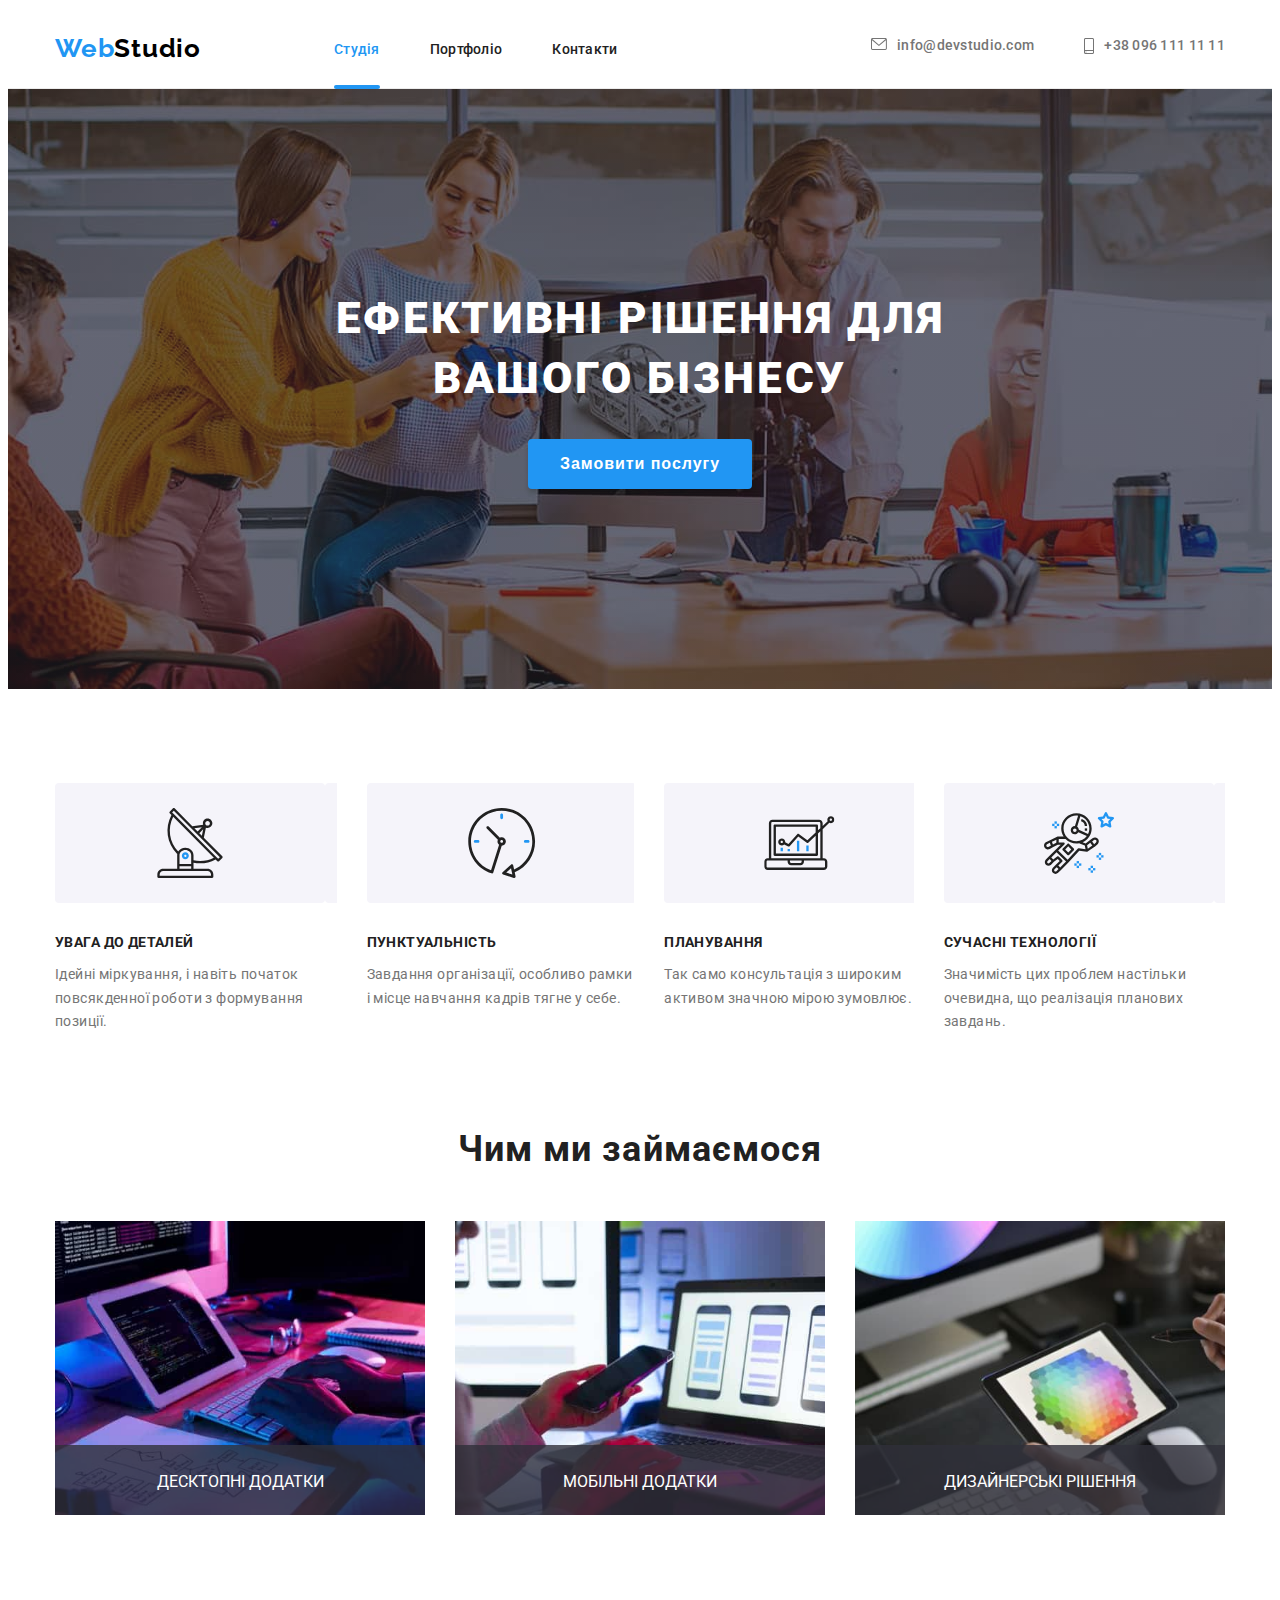
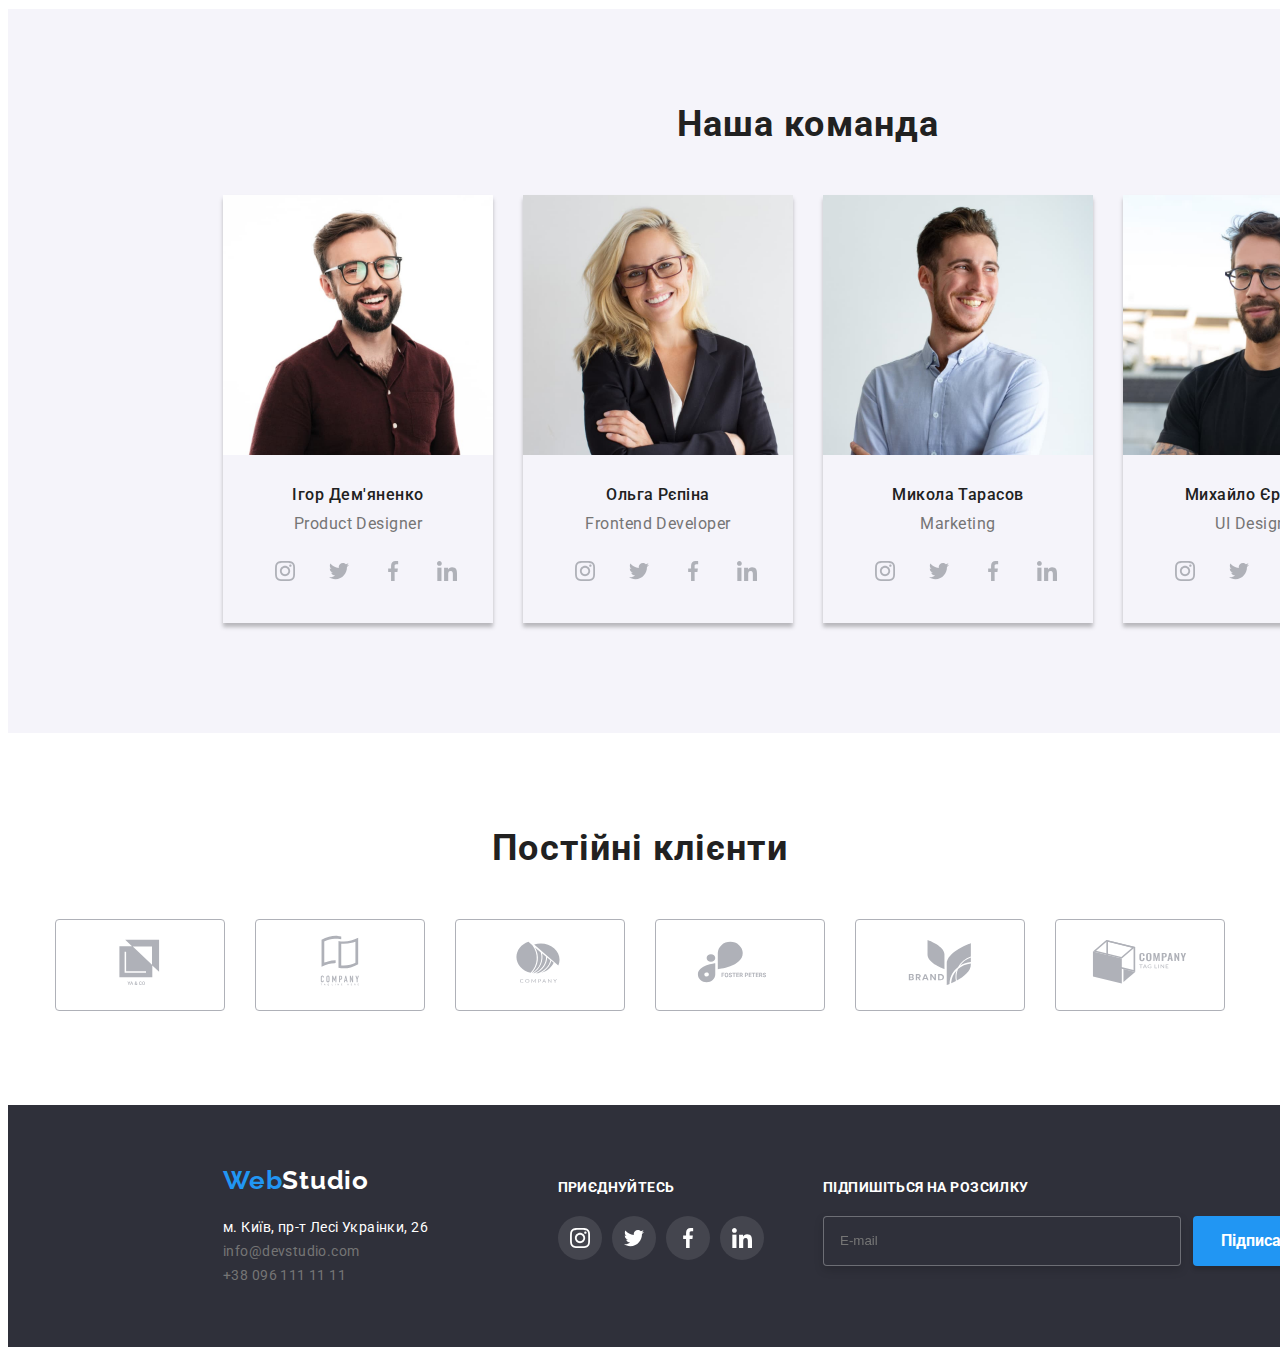
<file: index.html>
<!DOCTYPE html>
<html lang="UK">
  <head>
    <meta charset="UTF-8" />
    <meta http-equiv="X-UA-Compatible" content="IE=edge" />
    <meta name="viewport" content="width=device-width, initial-scale=1.0" />
    <title>Wed Studio</title>
    <link rel="preconnect" href="https://fonts.googleapis.com" />
    <link rel="preconnect" href="https://fonts.gstatic.com" crossorigin />
    <link
      href="https://fonts.googleapis.com/css2?family=Raleway:wght@700&family=Roboto:wght@400;500;700;900&display=swap"
      rel="stylesheet"/>
        <link rel="stylesheet" href="https://cdnjs.cloudflare.com/ajax/libs/modern-normalize/1.1.0/modern-normalize.min.css"
          integrity="sha512-wpPYUAdjBVSE4KJnH1VR1HeZfpl1ub8YT/NKx4PuQ5NmX2tKuGu6U/JRp5y+Y8XG2tV+wKQpNHVUX03MfMFn9Q=="
          crossorigin="anonymous" referrerpolicy="no-referrer" />
    <link rel="stylesheet" href="./css/styles.css" />
  </head>
  <body>
    <!-- Шапка сайту -->
    <header>
<div class="header-section container">
  <nav class="nav-menu">
  <a href="./index.html" class="logo-header"><span>Web</span>Studio</a>
  <ul class="nav-list">
    <li><a href="./index.html" class="studio current">Студія</a></li>
    <li><a href="./portfolio.html" class="portfolio">Портфоліо</a></li>
    <li><a href="/" class="contacts">Контакти</a></li>
  </ul>
</nav>
<ul class="header-address">
  <li><a href="mailto:info@devstudio.com" class="mail"><div class="icon-mail"><svg><use href="./imges/sprite.svg#envelope"></use></svg></div>info@devstudio.com</a></li>
  <li><a href="telto:+380961111111" class="tel"><div class="icon-tel"><svg>
      <use href="./imges/sprite.svg#smartphone"></use>
    </svg></div>+38 096 111 11 11</a></li>
</ul>
</div>
    </header>
    <main>
      <!-- Герой -->
      <section class="hero">
        <h1 class="hero-heading">Ефективні рішення для вашого бізнесу</h1>
        <button type="button" class="hero-btn" data-modal-open>Замовити послугу</button>
      </section>
      <!-- Особливості -->
      <section class="features container">
        <ul class="features-list">
          <li class="attantion icons-features">
            <h3>УВАГА ДО ДЕТАЛЕЙ</h3>
            <p>
              Ідейні міркування, і навіть початок повсякденної роботи з
              формування позиції.
            </p>
          </li>
          <li class="punctuality icons-features">
            <h3>ПУНКТУАЛЬНІСТЬ</h3>
            <p>
              Завдання організації, особливо рамки і місце навчання кадрів тягне
              у себе.
            </p>
          </li>
          <li class="planning icons-features">
            <h3>ПЛАНУВАННЯ</h3>
            <p>
              Так само консультація з широким активом значною мірою зумовлює.
            </p>
          </li>
          <li class="technologies icons-features">
            <h3>СУЧАСНІ ТЕХНОЛОГІЇ</h3>
            <p>
              Значимість цих проблем настільки очевидна, що реалізація планових
              завдань.
            </p>
          </li>
        </ul>
      </section>
      <!-- Чим ми займаємося -->
      <section class="working container">
        <h2>Чим ми займаємося</h2>
        <ul class="working-list">
          <li class="working-thumb">
              <img src="./imges/working_prosses1.jpg" 
              width="370" 
              alt="Зображення з роботаю на клавіатурі" />
              <p class="working-description">Десктопні додатки</p>
          </li>
          <li class="working-thumb">
            <img
              src="./imges/working_prosses2.jpg"
              width="370"
              alt="Зображення з телефоном"
            />
            <p class="working-description">Мобільні додатки</p>
          </li>
          <li class="working-thumb">
            <img
              src="./imges/working_prosses3.jpg"
              width="370"
              alt="Злюраження з планшетом"
            />
            <p class="working-description">Дизайнерські рішення</p>
          </li>
        </ul>
      </section>
      <!-- Наша команда -->
      <section class="team">
        <h2>Наша команда</h2>
        <ul class="team-list container">
          <li>
           <div class="team-thumb">
              <img src="./imges/igor_demyanenko.jpg" height="260" alt="Фото Ігор Дем'яненко" />
           </div>
            <h3>Ігор Дем'яненко</h3>
            <p>Product Designer</p>
            <ul class="massengers">
              <li>
                <a href="/" class="massenger-link" aria-label="Інстаграм">
                 <svg class="icon-instagram">
                   <use xlink:href="./imges/sprite.svg#instagram" width="20" height="20"></use>
                 </svg>
                </a>
              </li>
              <li>
                <a href="/" class="massenger-link" aria-label="Твітер">
                 <svg class="icon-twitter">
                   <use xlink:href="./imges/sprite.svg#twitter" width="20" height="20"></use>
                 </svg>
                </a>
              </li>
              <li>
                 <a href="/" class="massenger-link" aria-label="Фейсбук">
                 <svg class="icon-facebook">
                    <use href="./imges/sprite.svg#facebook" width="20" height="20"></use>
                 </svg>
                 </a>
              </li>
              <li>
                <a href="/" class="massenger-link" aria-label="Лінкедін">
                  <svg class="icon-linkedin">
                    <use xlink:href="./imges/sprite.svg#linkedin" width="20" height="20"></use>
                  </svg>
                </a>
              </li>
            </ul>
          </li>
          <li>
            <div class="team-thumb">
            <img
              src="./imges/olha_repina.jpg"
              width="270"
              alt="Фото Ольга Рєпіна"
            />
            </div>
            <h3>Ольга Рєпіна</h3>
            <p>Frontend Developer</p>
            <ul class="massengers">
              <li>
                <a href="/" class="massenger-link" aria-label="Інстаграм">
                  <svg class="icon-instagram">
                    <use xlink:href="./imges/sprite.svg#instagram" width="20" height="20"></use>
                  </svg>
                </a>
              </li>
              <li>
                <a href="/" class="massenger-link" aria-label="Твітер">
                  <svg class="icon-twitter">
                    <use xlink:href="./imges/sprite.svg#twitter" width="20" height="20"></use>
                  </svg>
                </a>
              </li>
              <li>
                <a href="/" class="massenger-link" aria-label="Фейсбук">
                  <svg class="icon-facebook">
                    <use href="./imges/sprite.svg#facebook" width="20" height="20"></use>
                  </svg>
                </a>
              </li>
              <li>
                <a href="/" class="massenger-link" aria-label="Лінкедін">
                  <svg class="icon-linkedin">
                    <use xlink:href="./imges/sprite.svg#linkedin" width="20" height="20"></use>
                  </svg>
                </a>
              </li>
            </ul>
          </li>
          <li>
            <div class="team-thumb">
            <img
              src="./imges/mykola_tarasov.jpg"
              width="270"
              alt="Фото Микола Тарасов"
            />
            </div>
            <h3>Микола Тарасов</h3>
            <p>Marketing</p>
            <ul class="massengers">
              <li>
                <a href="/" class="massenger-link" aria-label="Інстаграм">
                  <svg class="icon-instagram">
                    <use xlink:href="./imges/sprite.svg#instagram" width="20" height="20"></use>
                  </svg>
                </a>
              </li>
              <li>
                <a href="/" class="massenger-link" aria-label="Твітер">
                  <svg class="icon-twitter">
                    <use xlink:href="./imges/sprite.svg#twitter" width="20" height="20"></use>
                  </svg>
                </a>
              </li>
              <li>
                <a href="/" class="massenger-link" aria-label="Фейсбук">
                  <svg class="icon-facebook">
                    <use href="./imges/sprite.svg#facebook" width="20" height="20"></use>
                  </svg>
                </a>
              </li>
              <li>
                <a href="/" class="massenger-link" aria-label="Лінкедін">
                  <svg class="icon-linkedin">
                    <use xlink:href="./imges/sprite.svg#linkedin" width="20" height="20"></use>
                  </svg>
                </a>
              </li>
            </ul>
          </li>
          <li>
            <div class="team-thumb">
            <img
              src="./imges/mykhaylo_yermakov.jpg"
              width="270"
              alt="Фото Михайло Єрмаков"
            />
            </div>
            <h3>Михайло Єрмаков</h3>
            <p>UI Designer</p>
            <ul class="massengers">
              <li>
                <a href="/" class="massenger-link" aria-label="Інстаграм">
                  <svg class="icon-instagram">
                    <use xlink:href="./imges/sprite.svg#instagram" width="20" height="20"></use>
                  </svg>
                </a>
              </li>
              <li>
                <a href="/" class="massenger-link" aria-label="Твітер">
                  <svg class="icon-twitter">
                    <use xlink:href="./imges/sprite.svg#twitter" width="20" height="20"></use>
                  </svg>
                </a>
              </li>
              <li>
                <a href="/" class="massenger-link" aria-label="Фейсбук">
                  <svg class="icon-facebook">
                    <use href="./imges/sprite.svg#facebook" width="20" height="20"></use>
                  </svg>
                </a>
              </li>
              <li>
                <a href="/" class="massenger-link" aria-label="Лінкедін">
                  <svg class="icon-linkedin">
                    <use xlink:href="./imges/sprite.svg#linkedin" width="20" height="20"></use>
                  </svg>
                </a>
              </li>
            </ul>
          </li>
        </ul>
      </section>

      <!-- Постійні клієнти -->

<section class="clients container">
  <h2>Постійні клієнти</h2>
  <ul class="clients-list">
    <li><a href="/"><svg><use href="./imges/sprite.svg#Logo1" ></use></svg></a></li>
    <li><a href="/"><svg><use href="./imges/sprite.svg#Logo2"></use></svg></a></li>
    <li><a href="/"><svg><use href="./imges/sprite.svg#Logo3"></use></svg></a></li>
    <li><a href="/"><svg><use href="./imges/sprite.svg#Logo4"></use></svg></a></li>
    <li><a href="/"><svg><use href="./imges/sprite.svg#Logo5"></use></svg></a></li>
    <li><a href="/"><svg><use href="./imges/sprite.svg#Logo6"></use></svg></a></li>
  </ul>
</section>

    </main>

    <!-- Підвал -->
    <footer>
      <div class="footer-section container">
      <div>
      <a href="/" class="logo-footer"><span>Web</span>Studio</a>
      <address class="footer-address">
        <ul class="footer-address-list">
          <li>
            <a
              href="https://goo.gl/maps/CPtrU1FHBa2aNyZL9"
              target="_blank"
              rel="noopener noreferrer nofollow"
              >м. Київ, пр-т Лесі Украінки, 26</a>
          </li>
          <li>
            <a href="mailto:info@devstudio.com" class="mail"
              >info@devstudio.com</a>
          </li>
          <li>
            <a href="telto:+380961111111" class="tel">+38 096 111 11 11</a>
          </li>
        </ul>
      </address>
      </div>
      <div class="invitation">
        <h3>Приєднуйтесь</h3>
        <ul class="massengers">
          <li>
            <a href="/" class="massenger-link" aria-label="Інстаграм">
              <svg class="icon-instagram">
                <use xlink:href="./imges/sprite.svg#instagram" width="20" height="20"></use>
              </svg>
            </a>
          </li>
          <li>
            <a href="/" class="massenger-link" aria-label="Твітер">
              <svg class="icon-twitter">
                <use xlink:href="./imges/sprite.svg#twitter" width="20" height="20"></use>
              </svg>
            </a>
          </li>
          <li>
            <a href="/" class="massenger-link" aria-label="Фейсбук">
              <svg class="icon-facebook">
                <use href="./imges/sprite.svg#facebook" width="20" height="20"></use>
              </svg>
            </a>
          </li>
          <li>
            <a href="/" class="massenger-link" aria-label="Лінкедін">
              <svg class="icon-linkedin">
                <use xlink:href="./imges/sprite.svg#linkedin" width="20" height="20"></use>
              </svg>
            </a>
          </li>
        </ul>

      </div>
      <div class="sighn-up">
                
          <h3 class="sighn-up-hearder">Підпишіться на розсилку</h3>
              <div class="sighn-up-form">
                  <lable><input type="email" name="email" id="email-sighn-up" placeholder="E-mail"></lable>
                  <button type="submit" class="btn-sighn-up">Підписатися
                    <svg class="icon-btn-sighn-up">
                      <use href="./imges/sprite.svg#paper-plane"></use>
                    </svg>
                  </button>
              </div>

      </div>
    </footer>
    
<div class="backdrop is-hidden" data-modal>
  <div class="modal-order">
    <button class="btn-order-close" data-modal-close>
      <svg class="icon-close"><use href="./imges/sprite.svg#Vector"></use></svg>
    </button>

  <form class="order-form">
    <h2>Залиште свої дані, ми вам передзвонимо</h2>

<ul class="applicater-data">
  <li class="form-field">
    <label for="applicater-name">Ім'я</label>
    <div class="input-border">
    <svg class="icon-modal">
      <use href="./imges/sprite.svg#human"></use>
    </svg>
    <input type="text" name="name" id="applicater-name">
    </div>
  </li>
  <li class="form-field">
    <label for="applicater-tel">Телефон</label>
    <div class="input-border">
  <svg class="icon-modal">
    <use href="./imges/sprite.svg#phone"></use>
  </svg>
  <input type="tel" name="tel" id="applicater-tel">
    </div>
  </li>
  <li class="form-field">
    <label for="applicater-email">Пошта</label>
    <div class="input-border">
    <svg class="icon-modal">
      <use href="./imges/sprite.svg#envelope-black"></use>
    </svg>
    <input type="email" name="email" id="applicater-email">
    </div>
  </li>
  <li class="form-field">
    <label for="applicater-coment">Коментар</label>
    <textarea class="applicater-coment" type="textarea" rows='8' name="coment" id="applicater-coment" placeholder="Введіть текст">
  </li>
</ul>


      <label class="policy"> 
        <input type="checkbox" name="policy" class="input-policy" />
        <span class="policy-check"></span>
          Погоджуюся з розсилкою та приймаю <a href="/">Умови договору</a>
      </label>

    <button type="submit" class="btn-submit">Відправити</button>

  </form>
  </div>
</div>

<script>
  (() => {
    const refs = {
      openModalBtn: document.querySelector("[data-modal-open]"),
      closeModalBtn: document.querySelector("[data-modal-close]"),
      modal: document.querySelector("[data-modal]"),
    };

    refs.openModalBtn.addEventListener("click", toggleModal);
    refs.closeModalBtn.addEventListener("click", toggleModal);

    function toggleModal() {
      refs.modal.classList.toggle("is-hidden");
    }
  })();
  </script>

  </body>
</html>
</file>
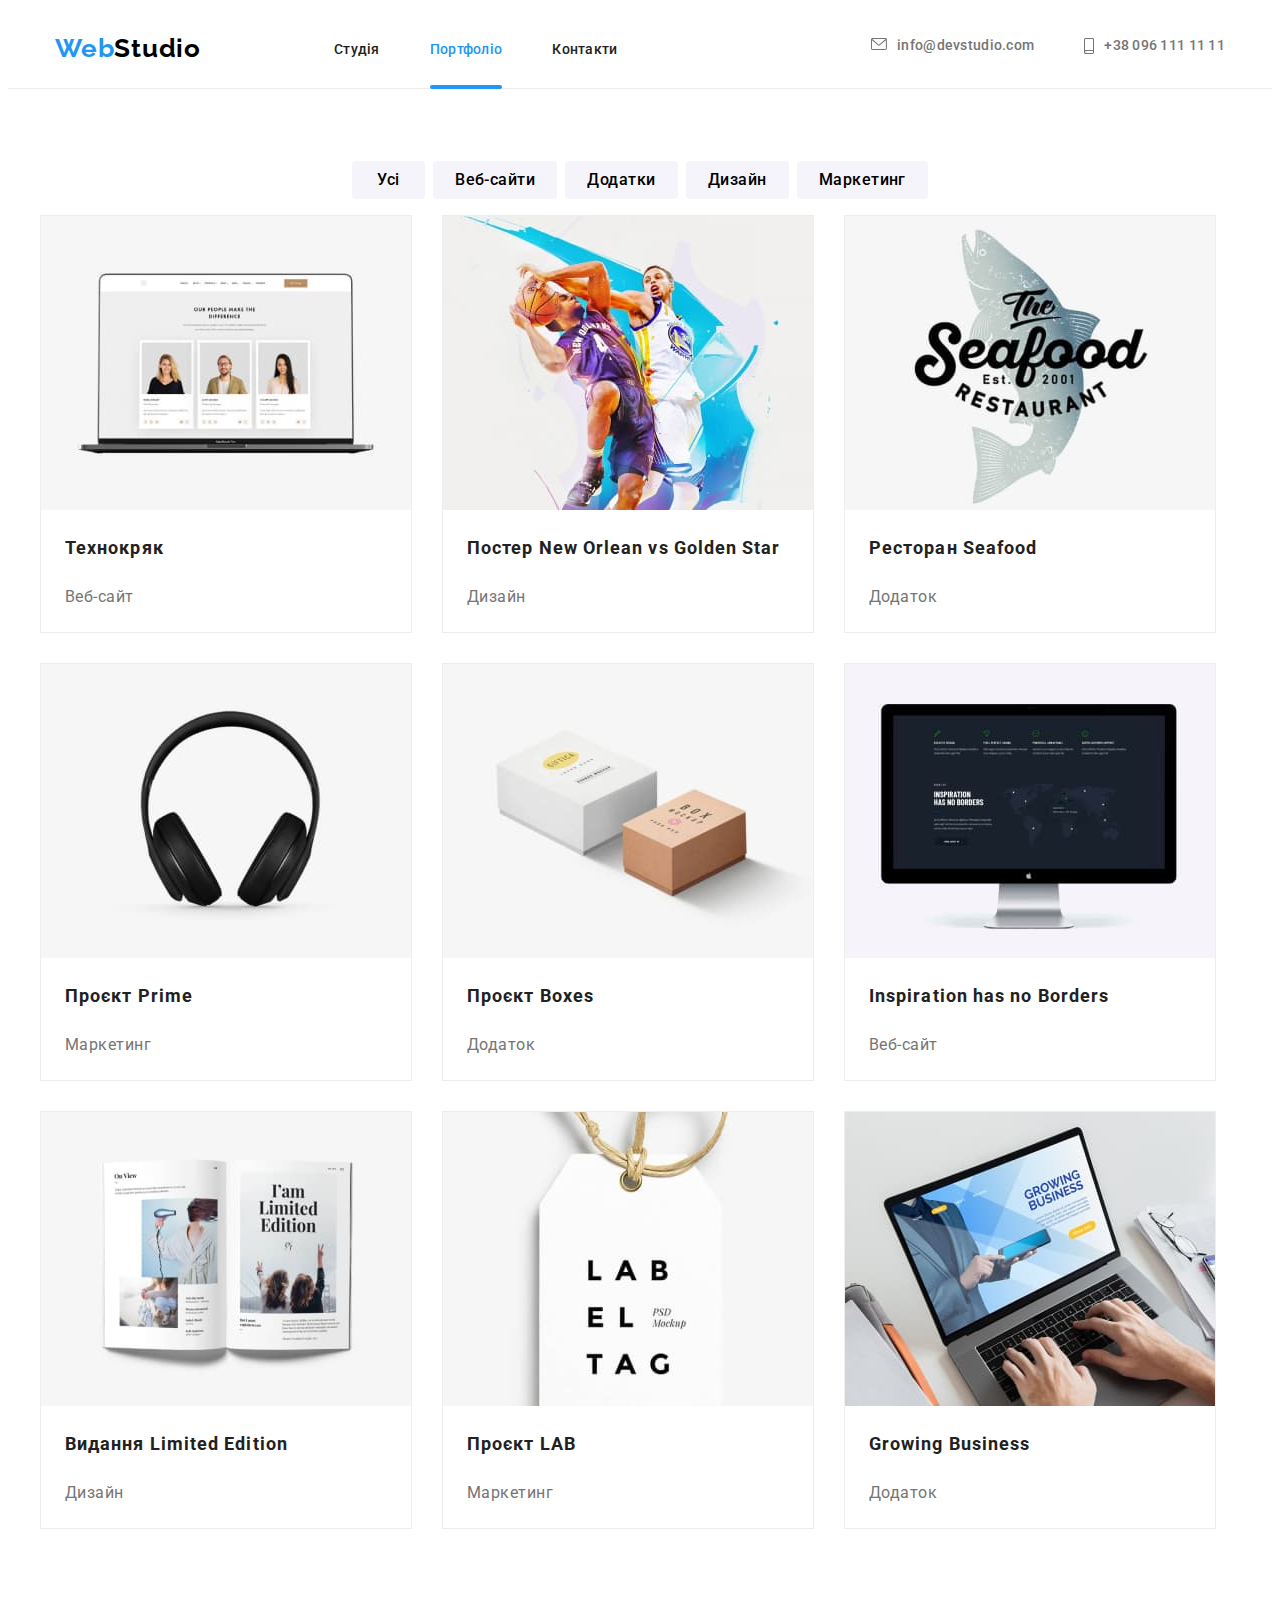
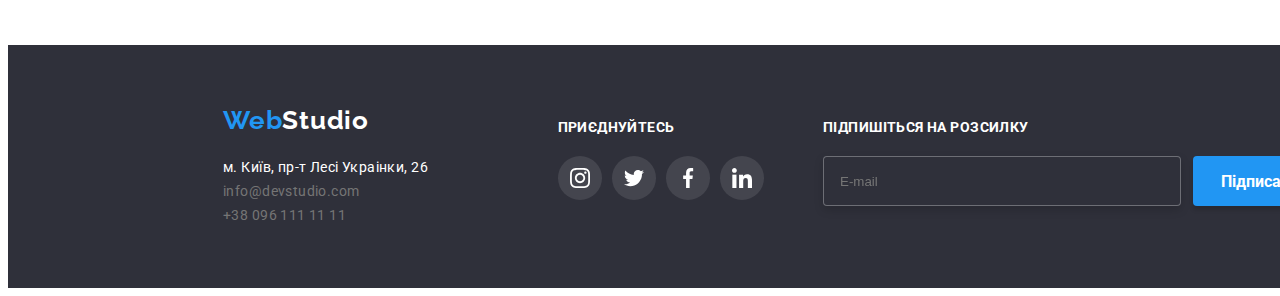
<file: portfolio.html>
<!DOCTYPE html>
<html lang="UK">
  <head>
    <meta charset="UTF-8" />
    <meta http-equiv="X-UA-Compatible" content="IE=edge" />
    <meta name="viewport" content="width=device-width, initial-scale=1.0" />
    <title>Wed Studio</title>
    <link rel="preconnect" href="https://fonts.googleapis.com" />
    <link rel="preconnect" href="https://fonts.gstatic.com" crossorigin />
    <link
      href="https://fonts.googleapis.com/css2?family=Raleway:wght@700&family=Roboto:wght@400;500;700;900&display=swap"
      rel="stylesheet"/>
    <link rel="stylesheet" href="https://cdnjs.cloudflare.com/ajax/libs/modern-normalize/1.1.0/modern-normalize.min.css"
      integrity="sha512-wpPYUAdjBVSE4KJnH1VR1HeZfpl1ub8YT/NKx4PuQ5NmX2tKuGu6U/JRp5y+Y8XG2tV+wKQpNHVUX03MfMFn9Q=="
      crossorigin="anonymous" referrerpolicy="no-referrer" />
    <link rel="stylesheet" href="./css/styles.css" />
  </head>

  <body>
    <!-- Шапка сайту -->
    <header>
      <div class="header-section container">
        <nav class="nav-menu">
          <a href="./index.html" class="logo-header"><span>Web</span>Studio</a>
          <ul class="nav-list">
            <li><a href="./index.html" class="studio">Студія</a></li>
            <li><a href="./portfolio.html" class="portfolio current">Портфоліо</a></li>
            <li><a href="/" class="contacts">Контакти</a></li>
          </ul>
        </nav>
        <ul class="header-address">
          <li><a href="mailto:info@devstudio.com" class="mail">
              <div class="icon-mail"><svg>
                  <use href="./imges/sprite.svg#envelope"></use>
                </svg></div>info@devstudio.com
            </a></li>
          <li><a href="telto:+380961111111" class="tel">
              <div class="icon-tel"><svg>
                  <use href="./imges/sprite.svg#smartphone"></use>
                </svg></div>+38 096 111 11 11
            </a></li>
        </ul>
      </div>
    </header>

    <!-- Портфоліо -->
    <main>
      <section class="portfolio-section container">
        <h1 class="portfolio-header">Портфоліо</h1>
      <ul class="portfolio-filter">
        <li><button type="button">Усі</button></li>
        <li><button type="button">Веб-сайти</button></li>
        <li><button type="button">Додатки</button></li>
        <li><button type="button">Дизайн</button></li>
        <li><button type="button">Маркетинг</button></li>
      </ul>
      <ul class="portfolio-list">
        <li class="portfolio-list-item">
          <div class="hidden-thumb">
            <img src="./imges/technokryak.jpg" width="370" alt="Ноутбук з зображенням відкритої сторінки веб-сайту Технокряк" />
            <p class="hidden-discription">Ресурс пропонує комплексні пропозиції з різним рівнем функціоналу та сервісів. Все це
              дозволить відвідувачу отримати
              вичерпні відомості про компанію чи приватну особу.</p>
          </div>
          <h2>Технокряк</h2>
          <p>Веб-сайт</p>
        </li>
        <li class="portfolio-list-item">
          <img src="./imges/neworlean.jpg" width="370" alt="Постер New Orlean vs Golden Star" />
          <h2>Постер New Orlean vs Golden Star</h2>
          <p>Дизайн</p>
        </li>
        <li class="portfolio-list-item">
          <img src="./imges/seafood.jpg" width="370" alt="Емблема ресторану Seafood"/>
          <h2>Ресторан Seafood</h2>
          <p>Додаток</p>
        </li>
        <li class="portfolio-list-item">
          <img src="./imges/prime.jpg" width="370" alt="Накладні навушники" />
          <h2>Проєкт Prime</h2>
          <p>Маркетинг</p>
        </li>
        <li class="portfolio-list-item">
          <img src="./imges/boxes.jpg" width="370" alt="Зображення з двома коробками"/>
          <h2>Проєкт Boxes</h2>
          <p>Додаток</p>
        </li>
        <li class="portfolio-list-item">
          <img src="./imges/inspiration.jpg" width="370" alt="Монітор із зображенням відкритої сторінки веб-сайту Inspiration has no Borders"/>
          <h2>Inspiration has no Borders</h2>
          <p>Веб-сайт</p>
        </li>
        <li class="portfolio-list-item">
          <img src="./imges/limitededition.jpg" width="370" alt="Відкрита книга"/>
          <h2>Видання Limited Edition</h2>
          <p>Дизайн</p>
        </li>
        <li class="portfolio-list-item">
          <img src="./imges/lab.jpg" width="370" alt="Емблема LAB" />
          <h2>Проєкт LAB</h2>
          <p>Маркетинг</p>
        </li>
        <li class="portfolio-list-item">
          <img src="./imges/growingbusiness.jpg" width="370" alt="Ноутбук з зображенням відкритого додатку Growing Business"/>
          <h2>Growing Business</h2>
          <p>Додаток</p>
        </li>
      </ul>
      </section>
    </main>

    <!-- Підвал -->
    <footer>
              <div class="footer-section container">
                <div>
                  <a href="/" class="logo-footer"><span>Web</span>Studio</a>
                  <address class="footer-address">
                    <ul class="footer-address-list">
                      <li>
                        <a href="https://goo.gl/maps/CPtrU1FHBa2aNyZL9" target="_blank" rel="noopener noreferrer nofollow">м. Київ,
                          пр-т Лесі Украінки, 26</a>
                      </li>
                      <li>
                        <a href="mailto:info@devstudio.com" class="mail">info@devstudio.com</a>
                      </li>
                      <li>
                        <a href="telto:+380961111111" class="tel">+38 096 111 11 11</a>
                      </li>
                    </ul>
                  </address>
                </div>
                <div class="invitation">
                  <h3>Приєднуйтесь</h3>
                  <ul class="massengers">
                    <li>
                      <a href="/" class="massenger-link" aria-label="Інстаграм">
                        <svg class="icon-instagram">
                          <use xlink:href="./imges/sprite.svg#instagram" width="20" height="20"></use>
                        </svg>
                      </a>
                    </li>
                    <li>
                      <a href="/" class="massenger-link" aria-label="Твітер">
                        <svg class="icon-twitter">
                          <use xlink:href="./imges/sprite.svg#twitter" width="20" height="20"></use>
                        </svg>
                      </a>
                    </li>
                    <li>
                      <a href="/" class="massenger-link" aria-label="Фейсбук">
                        <svg class="icon-facebook">
                          <use href="./imges/sprite.svg#facebook" width="20" height="20"></use>
                        </svg>
                      </a>
                    </li>
                    <li>
                      <a href="/" class="massenger-link" aria-label="Лінкедін">
                        <svg class="icon-linkedin">
                          <use xlink:href="./imges/sprite.svg#linkedin" width="20" height="20"></use>
                        </svg>
                      </a>
                    </li>
                  </ul>
              
                </div>
                <div class="sighn-up">
              
                  <h3 class="sighn-up-hearder">Підпишіться на розсилку</h3>
                  <div class="sighn-up-form">
                    <lable><input type="email" name="email" id="email-sighn-up" placeholder="E-mail"></lable>
                    <button type="submit" class="btn-sighn-up">Підписатися
                      <svg class="icon-btn-sighn-up">
                        <use href="./imges/sprite.svg#paper-plane"></use>
                      </svg>
                    </button>
                  </div>
              
                </div>
    </footer>
  </body>
</html>
</file>
<file: css/styles.css>
:root {
  --heading-color: rgba(33, 33, 33, 1);
  --content-color: rgba(117, 117, 117, 1);
  --dark-background: rgba(47, 48, 58, 1);
  --light-background: rgba(245, 244, 250, 1);
  --interactive-color: rgba(33, 150, 243, 1);
}

html {
  box-sizing: border-box;
}

*,
*::before,
*::after {
  box-sizing: inherit;
}

body {
  font-family: "Roboto", sans-serif;
  color: var(--content-color);
}

li {
  padding: 0;
  margin: 0;

  list-style-type: none;
}

a {
  text-decoration: none;
}

.container {
width: 1200px;
margin-left: auto;
margin-right: auto;
padding-left: 15px;
padding-right: 15px;
/* outline: 2px solid tomato; */
}

/* Шапка */

header {
  max-width: 1600px;
  margin-left: auto;
  margin-right: auto;

  border-bottom: 1px solid #ECECEC;
}

.logo-header {
  font-family: "Raleway";

  font-weight: 700;
  font-size: 26px;
  line-height: 1.19;

  letter-spacing: 0.03em;

  color: rgba(0, 0, 0, 1);
}

.logo-header span {
  color: var(--interactive-color);
}

.header-section {
  min-height: 80px;

  display: flex;
  align-items: center;
  justify-content: space-between;
  /* outline: 2px solid tomato; */

}

.nav-menu {
  display: flex;
  align-items: center;
}

.nav-list {
  display: flex;
  margin-left: 93px;
}

.nav-list li:not(:last-child) {
    margin-right: 50px;
  }

.nav-list a {
  font-weight: 500;
  font-size: 14px;
  line-height: 1.14;

  letter-spacing: 0.02em;

  color: var(--heading-color);
}

.header-address {
  display: flex;
}

.header-address li + li {
  margin-left: 50px;
  }

.nav-list a:hover,
.nav-list a:focus,
.header-address a:hover,
.header-address a:focus,
.nav-list .current {
  color: var(--interactive-color);
}

.current {
  position: relative;
}

.current::after {
  content: '';
  position: absolute;
  left: 0px;
  bottom: -32px;

  display: block;

  width: 100%;
  height: 4px;
  border-radius: 2px;

  background-color: var(--interactive-color);
}

.header-address a {
  display: flex;

  font-weight: 500;
  font-size: 14px;
  line-height: 1.14;

  letter-spacing: 0.02em;

  color: var(--content-color);
}

.icon-mail svg {
  width: 16px;
  height: 12px;
  margin-right: 10px;

  fill: currentColor;
}

.icon-tel svg {
  width: 10px;
  height: 16px;
  margin-right: 10px;
  
  fill: currentColor;
}

/* Герой */

.hero {
  max-width: 1600px;
  height: 600px;
  margin-left: auto;
  margin-right: auto;
  padding-top: 200px;
  padding-bottom: 200px;
  text-align: center;

  background-color: var(--dark-background);

  background-image: linear-gradient(to right, rgba(47, 48, 58, 0.4), rgba(47, 48, 58, 0.4)),
  url(../imges/hero_overlay.jpg);
  
  background-repeat: no-repeat;
  background-position: center;
  background-size: cover;
}

.hero-heading {
  margin: 0 auto;
  width: 696px;

  font-weight: 900;
  font-size: 44px;
  line-height: 1.36;

  text-align: center;
  letter-spacing: 0.06em;
  text-transform: uppercase;

  color: rgba(255, 255, 255, 1);

  /* outline: 2px solid tomato; */
}

.hero-btn {
  display: inline-block;
  margin-top: 30px;
  padding-top: 10px;
  padding-left: 32px;
  padding-bottom: 10px;
  padding-right: 32px;
  min-width: 216px;

  font-weight: 700;
  font-size: 16px;
  line-height: 1.88;

  align-items: center;
  text-align: center;
  letter-spacing: 0.06em;

  cursor: pointer;

  color: rgba(255, 255, 255, 1);
  background-color: var(--interactive-color);
  box-shadow: 0px 4px 4px rgba(0, 0, 0, 0.15);
  border-radius: 4px;
  border: 0px;
}

.hero-btn:hover {
  background-color: #188CE8;
  filter: drop-shadow(0px 4px 4px rgba(0, 0, 0, 0.25));
}

/* Особливості */

.features {
  margin-top: 94px;
}

.icons-features::before{
  content: '';
  display: block;
  height: 120px;

  margin-bottom: 30px;
}

.attantion::before {
background-image: url(../imges/Group\ 1.svg);
}

.punctuality::before {
  background-image: url(../imges/Group\ 2.svg);
}

.planning::before {
  background-image: url(../imges/Group\ 3.svg);
}

.technologies::before {
  background-image: url(../imges/Group\ 4.svg);
}

.features-list {
  margin: 0;
  padding: 0;
  display: flex;
  justify-content: space-between;
}

.features-list li:not(:last-child) {
margin-right: 30px;
}

.features h3 {
  color: var(--heading-color);

  margin: 0;

  font-weight: 700;
  font-size: 14px;
  line-height: 1.4;

  letter-spacing: 0.03em;
  text-transform: uppercase;
}

.features p {
  font-size: 14px;
  line-height: 1.71;

  letter-spacing: 0.03em;

  margin-top: 10px;
  margin-bottom: 0;
}

/* Чим ми займаємось */

.working {
  margin-top: 94px;
}

.working h2 {
  color: var(--heading-color);

  margin: 0;

  font-size: 36px;
  line-height: 1.17;

  text-align: center;
  letter-spacing: 0.03em;
}

.working-list {
  display: flex;
  padding: 0;
  margin-top: 50px;
  justify-content: space-between;
}

.working-list li:not(:last-child) {
  margin-right: 30px;
}

.working-thumb {
  position: relative;

  min-width: 370px;
  height: 294px;
}

.working-thumb > img {
  display: block;
  width: 100%;
  height: 100%;

  object-position: center;
  object-fit: cover;
}

.working-description {
  position: absolute;
  left: 0;
  bottom: 0;

  margin: 0;
  padding-top: 27px;
  width: 100%;
  height: 70px;

  text-align: center;

  text-transform: uppercase;

  color: rgba(255, 255, 255, 1);
  background: rgba(47, 48, 58, 0.8);
}

/* Наша команда */

.team {
  width: 1600px;
  margin-top: 94px;
  margin-left: auto;
  margin-right: auto;
  padding-bottom: 94px;
  background-color: var(--light-background);
}

.team-thumb {
  display: block;
  min-width: 270px;
  height: 260px;
}

.team-thumb > img {
  display: block;
  width: 100%;
  height: 100%;

  object-fit: cover;
  object-position: center;
}

.team-list {
  display: flex;

  margin-top: 50px;
  justify-content: space-between;
}

.team-list > li:not(:last-child) {
  margin-right: 30px;
}

.team-list > li {
  display: block;
  height: 428px;
  background-color: var(--light-background);
  box-shadow: 0px 4px 4px rgba(0, 0, 0, 0.25);
}

.massengers {
  display: flex;
  padding-left: auto;
  padding-right: auto;
  margin: 0;
}

.massenger-link {
  width: 20px;
  height: 20px;
}

.massengers li {
  list-style-type: none;
  display: flex;
  height: 44px;
  width: 44px;
  margin-bottom: 30px;
  justify-content: center;
  align-items: center;
}

.massenger-link {
color: #afb1b8;
}

.massengers li:not(:last-child) {
  margin-right: 10px;
}

.massengers svg {
height: 20px;
width: 20px;
fill: currentColor;
}

.massengers li:hover {
  height: 44px;
  width: 44px;
  background-color: var(--interactive-color);
  
  border-radius: 50%;
}

.massengers svg:hover {
fill: #fff;
}


.team h2 {
  color: var(--heading-color);

  padding-top: 94px;
  margin: 0;

  font-size: 36px;
  line-height: 1.17;

  text-align: center;
  letter-spacing: 0.03em;
}

.team h3 {
  color: var(--heading-color);

  margin-top: 30px;
  margin-bottom: 10px;

  font-weight: 500;
  font-size: 16px;
  line-height: 1.188;

  text-align: center;
  letter-spacing: 0.03em;
}

.team p {
  font-size: 16px;
  line-height: 1.188;

  margin-top: 0;
  margin-bottom: 16px;

  text-align: center;
  letter-spacing: 0.03em;
}

/* Постійні клієнти */

.clients h2 {
  color: var(--heading-color);

  padding-top: 94px;
  margin: 0;

  font-size: 36px;
  line-height: 1.17;

  text-align: center;
  letter-spacing: 0.03em;
}

.clients-list {
  display: flex;
  padding: 0;
  padding-bottom: 94px;
  margin-bottom: 0;
  margin-top: 50px;
}

.clients-list li {
  list-style-type: none;
  display: flex;

  height: 92px;
  width: 170px;

  justify-content: center;
  align-items: center;

  border: 1px solid #AFB1B8;
  border-radius: 4px;
}

.clients-list a {
  color: #afb1b8;
}

.clients-list li:not(:last-child) {
  margin-right: 30px;
}

.clients-list svg {
  height: 60px;
  width: 106px;

  fill: currentColor;
}

.clients-list svg:hover {
  fill: var(--interactive-color);
  cursor: pointer;
}

.clients-list li:hover {
  border: 1px solid var(--interactive-color);
  cursor: pointer;
}


/* Портфоліо */
.portfolio-section {
  margin-top: 72px;
  margin-bottom: 116px;
  padding: 0;
}

.portfolio-list {
  display: flex;
  flex-wrap: wrap;
  /* justify-content: space-between; */

  padding: 0;
}

.portfolio-list h2,
.portfolio-list p {
  padding-left: 24px;
}

.portfolio-list li {
  padding: 0;
  margin-right: 30px;
  margin-bottom: 30px;
  border: 1px solid #EEEEEE;
}

.portfolio-list li:hover {
  border: 1px solid #EEEEEE;
  box-shadow: 0px 1px 1px rgba(0, 0, 0, 0.12), 0px 4px 4px rgba(0, 0, 0, 0.06), 1px 4px 6px rgba(0, 0, 0, 0.16);
  cursor: pointer;
}

.portfolio-list li:nth-child(3n) {
  margin-right: 0;
}

.portfolio-list li:nth-last-child(-n+3) {
  margin-bottom: 0;
}

.portfolio-header {
  display: none;
}

.portfolio-filter {
  display: flex;
  justify-content: center;
  padding: 0;
}

.portfolio-filter button {
  min-width: 73px;
  padding: 4px 20px;

  background-color: var(--light-background);
  border-radius: 4px;
  border-color: transparent;

  font-family: inherit;
  font-weight: 500;
  font-size: 16px;
  line-height: 1.62;

  text-align: center;
  letter-spacing: 0.03em;

  cursor: pointer;
}

.portfolio-filter li:not(:last-child) {
margin-right: 8px;
}

.portfolio-filter button:hover,
.portfolio-filter button:focus {
  background-color: var(--interactive-color);
  color: rgba(255, 255, 255, 1);
}

.portfolio-list h2 {
  color: rgba(33, 33, 33, 1);

  padding: 0;
  margin-top: 20px;
  margin-left: 24px;
  font-size: 18px;
  line-height: 2;

  letter-spacing: 0.06em;
}

.portfolio-list img {
  display: block;
}

.hidden-thumb {
  position: relative;
  overflow: hidden;
}

.hidden-thumb .hidden-discription {
  position: absolute;
  top: 100%;
  left: 0;
  width: 370px;
  height: 294px;
  margin: 0;
  padding: 63px 24px;

  color: #fff;
  background-color: rgba(33, 150, 243, 0.9);

  transition: transform 250ms cubic-bezier(0.4, 0, 0.2, 1);

}

.hidden-thumb:hover .hidden-discription,
.hidden-thumb:focus .hidden-discription
 {
transform: translateY(-100%);
}

.portfolio-list p {
  padding: 0;
  margin-left: 24px;
  margin-bottom: 20px;

  font-size: 16px;
  line-height: 1.88;

  letter-spacing: 0.03em;
}

/* Підвал */

footer {
width: 1600px;

margin-left: auto;
margin-right: auto;
padding-top: 60px;
padding-bottom:  60px;

background-color: var(--dark-background);
}

.logo-footer {
  color: rgba(255, 255, 255, 1);

  font-family: "Raleway";
  font-weight: 700;
  font-size: 26px;
  line-height: 1.19;

  letter-spacing: 0.03em;
}

.logo-footer span {
  color: var(--interactive-color);
}

.footer-address > ul {
  margin: 0;
  padding-top: 20px;
  padding-left: 0;
  padding-bottom: 0;
}

.footer-address [href*="https"] {
  color: rgba(255, 255, 255, 1);


  font-style: normal;
  font-size: 14px;
  line-height: 1.71;

  letter-spacing: 0.03em;
}

.footer-address [href*="mailto"],
.footer-address [href*="telto"] {
  color: var(--content-color);

  font-style: normal;
  font-size: 14px;
  line-height: 1.71;

  letter-spacing: 0.03em;
}

.footer-address [href*="mailto"]:hover,
.footer-address [href*="mailto"]:focus,
.footer-address [href*="telto"]:hover,
.footer-address [href*="telto"]:focus {
  color: var(--interactive-color);
}

.footer-section {
  display: flex;
  justify-content: space-between;
}

.invitation {
  margin-left: 70px;
  height: 100%;
}

.invitation h3 {
  margin-top: 15px;
  margin-bottom: 20px;

  font-family: 'Roboto';
  font-weight: 700;
  font-size: 14px;
  line-height: 1.14;
  letter-spacing: 0.03em;

  text-transform: uppercase;
  color: #fff;
}

.invitation ul {
  padding-left: 0;
}

.invitation .massenger-link {
  color: #fff;
}

.invitation .massengers svg {
  height: 20px;
  width: 20px;
  fill: currentColor;
}

.invitation .massengers li {
  height: 44px;
  width: 44px;
  margin-bottom: 0;
  background-color: rgba(255, 255, 255, 0.1);

  border-radius: 50%;
}

.invitation .massengers > li:hover {
  background-color: var(--interactive-color);
  cursor: pointer;
}

.sighn-up-hearder {
  margin-top: 15px;
  margin-bottom: 20px;
  
  font-family: 'Roboto';
  font-weight: 700;
  font-size: 14px;
  line-height: 1.14;
  letter-spacing: 0.03em;
  
  text-transform: uppercase;
  color: #fff;
}

#email-sighn-up {
  width: 358px;
  height: 50px;
  padding: 15px 16px;
  margin-right: 12px;

  color: #fff;
  background-color: var(--dark-background);
  border: 1px solid rgba(255, 255, 255, 0.3);
  filter: drop-shadow(0px 4px 4px rgba(0, 0, 0, 0.15));
  border-radius: 4px;
}

.sighn-up-form {
  display: flex;
  align-items: center;
}

.btn-sighn-up {
display: flex;
align-items: center;
padding: 10px 28px;
min-width: 200px;
height: 50px;

font-family: 'Roboto';
font-style: normal;
font-weight: 700;
font-size: 16px;
line-height: 1,88;

color: #fff;;

background: var(--interactive-color);
box-shadow: 0px 4px 4px rgba(0, 0, 0, 0.15);
border-radius: 4px;
border: 0px;

cursor: pointer;
}

.icon-btn-sighn-up {
  margin-left: 10px;
  width: 24px;
  height: 24px;
}

.btn-sighn-up:hover {
  background-color: #188CE8;
  filter: drop-shadow(0px 4px 4px rgba(0, 0, 0, 0.25));
}

/* Модальне вікно */

.backdrop {
  position: fixed;
  top: 0;
  right: 0;
  width: 100%;
  height: 100%;

  background-color: rgba(0, 0, 0, 0.2);
}

.modal-order {
  position: absolute;
  top: 50%;
  left: 50%;
  transform: translate(-50%, -50%);

  width: 528px;
  height: 581px;

  background-color: #fff;

  box-shadow: 0px 1px 3px rgba(0, 0, 0, 0.12), 0px 1px 1px rgba(0, 0, 0, 0.14), 0px 2px 1px rgba(0, 0, 0, 0.2);
  border-radius: 4px;
}

.btn-order-close {
  position: absolute;
  top: 8px;
  right: 8pt;
  width: 30px;
  height: 30px;

  background: #FFFFFF;
  border: 1px solid rgba(0, 0, 0, 0.1);
  border-radius: 50%;
}
  
.is-hidden {
  opacity: 0;
  pointer-events: none;
  visibility: hidden;
}

.icon-close {
  width: 11px;
  height: 11px;
  fill: currentColor;
}

.icon-close:hover {
  fill: rgba(33, 150, 243, 1)
}

.order-form {
  padding: 40px;

  /* outline: 2px solid red; */
}

.order-form h2 {
 margin-bottom: 12px;

  font-family: 'Roboto';
  font-style: normal;
  font-weight: 700;
  font-size: 20px;
  line-height: 1.15;
  text-align: center;
  letter-spacing: 0.03em;

  color: var(--heading-color);
}

.applicater-data {
  padding: 0;
  margin-bottom: 20px;
}

.form-field {
  display: flex;
  flex-direction: column;
  padding: 0;
  margin-bottom: 10px;
}

.form-field label {
  margin-bottom: 4px;
  font-family: 'Roboto';
  font-style: normal;
  font-weight: 400;
  font-size: 12px;
  line-height: 1.17;
  
  letter-spacing: 0.01em;

  color: var(--content-color);
}

.form-field input {
  font-family: 'Roboto';
  font-style: normal;
  font-weight: 400;
  font-size: 12px;
  line-height: 1.17;
  letter-spacing: 0.01em;
}

.applicater-coment::placeholder {
color: rgba(117, 117, 117, 0.5);
}

.icon-modal {
  width: 12px;
  height: 12px;
  fill: currentColor
}

.input-border {
  display: flex;
  align-items: center;

  padding: 11px 12px;

  border: 1px solid rgba(33, 33, 33, 0.2);
  border-radius: 4px;
}
  
.input-border input {
  width: 100%;
  margin-left: 12px;
  padding: 0;

  border: 0;
}

.input-border input:focus {
  outline: none;
}

.input-border:focus-within {
  border-color: #188CE8;
}

.input-border:focus-within .icon-modal {
  fill: #188CE8;
}

textarea[type="textarea"] {
  width: 100%;
  height: 120px;

  padding: 12px 16px;

  border: 1px solid rgba(33, 33, 33, 0.2);
  border-radius: 4px;
  outline: none;
}

textarea[type="textarea"]:focus {
  border-color: #188CE8;
}

.input-policy {
  appearance: none;
}

.policy {
  display: block;
  position: relative;

  padding-left: 23px;
}

.policy-check {
  position: absolute;
  top: 50%;
  left: 0;
  transform: translateY(-50%);
  display: inline-block;
  width: 16px;
  height: 15px;
  border: 2px solid #2a2a2a;
  border-radius: 2px;
}

.input-policy:checked + .policy-check {
  background-color: var(--interactive-color);
  background-image: url(../imges/check.svg);
  border: none;

  background-repeat: no-repeat;
  background-position: center;
}

.btn-submit {
  display: inline-block;
  margin-top: 30px;
  margin-left: auto;
  margin-right: auto;
  padding: 10px 52px;
  min-width: 200px;
  
  font-weight: 700;
  font-size: 16px;
  line-height: 1.88;
  
  align-items: center;
  text-align: center;
  letter-spacing: 0.06em;
  
  cursor: pointer;
  
  color: rgba(255, 255, 255, 1);
  background-color: var(--interactive-color);
  box-shadow: 0px 4px 4px rgba(0, 0, 0, 0.15);
  border-radius: 4px;
  border: 0px;
}

.btn-submit:hover {
  background-color: #188CE8;
  filter: drop-shadow(0px 4px 4px rgba(0, 0, 0, 0.25));
}
</file>
